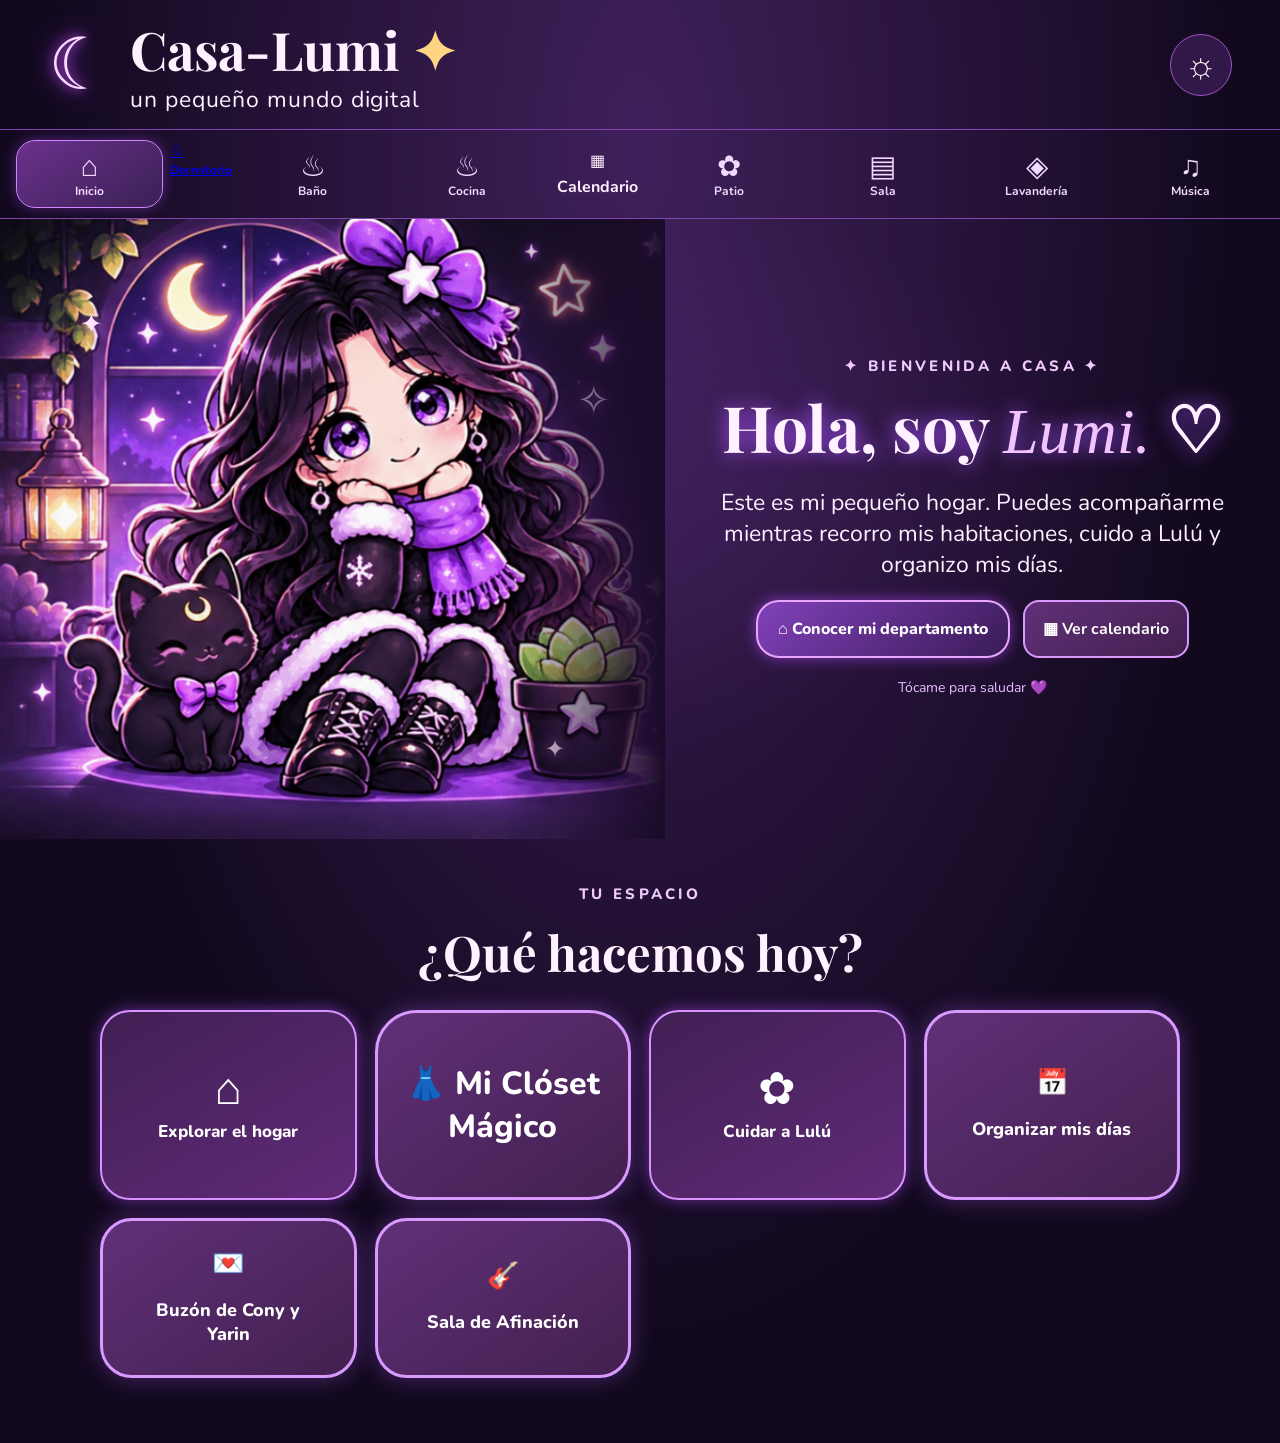
<file: index.html>
<!doctype html>
<html lang="es">
<head>
  <meta charset="utf-8">
  <meta name="viewport" content="width=device-width,initial-scale=1">
  <meta name="theme-color" content="#160b25">
  
<title>Casa-Lumi 2D 💜</title>

<!-- CONFIGURACIÓN ANDROID -->
<link rel="manifest" href="manifest.webmanifest">
<link rel="icon" type="image/png" href="assets/icon-192(1).png">
<link rel="apple-touch-icon" href="assets/icon-192(1).png">

<link rel="stylesheet" href="styles.css?v=4">
  

  
  <script src="app.js?v=4" defer></script>

  <style>
    /* =====================================
       CASA-LUMI 💜
       BOTONES Y ENLACES ESPECIALES
       ===================================== */

    .tarjetas > a.boton-buzon,
    .tarjetas > a.boton-afinacion,
    .tarjetas > a.boton-calendario {
      display: flex;
      flex-direction: column;
      align-items: center;
      justify-content: center;
      gap: 12px;
      min-height: 160px;
      padding: 22px;
      border: 3px solid #d99aff;
      border-radius: 32px;
      background: linear-gradient(145deg, #613078, #42204f);
      color: #fff;
      font: inherit;
      font-size: 26px;
      font-weight: 800;
      text-decoration: none;
      text-align: center;
      box-shadow: 0 0 22px rgba(190, 99, 255, 0.35);
      transition: transform 0.2s ease, box-shadow 0.2s ease;
      cursor: pointer;
    }

    .tarjetas > a.boton-buzon:hover,
    .tarjetas > a.boton-afinacion:hover,
    .tarjetas > a.boton-calendario:hover {
      transform: translateY(-3px);
      box-shadow: 0 0 28px rgba(190, 99, 255, 0.55);
    }

    .tarjetas > a.boton-buzon span,
    .tarjetas > a.boton-afinacion span,
    .tarjetas > a.boton-calendario span {
      font-size: 18px;
    }

    /* =====================================
       CALENDARIO EN EL MENÚ PRINCIPAL
       ===================================== */

    .menu > a.boton-calendario-menu {
      display: inline-flex;
      flex-direction: column;
      align-items: center;
      justify-content: center;
      gap: 4px;
      padding: 10px;
      border-radius: 12px;
      color: inherit;
      text-decoration: none;
      font: inherit;
      cursor: pointer;
    }

    .menu > a.boton-calendario-menu small {
      font-size: inherit;
    }

    /* =====================================
       CALENDARIO EN LA PRESENTACIÓN
       ===================================== */

    .acciones > a.boton-calendario-inicio {
      display: inline-flex;
      align-items: center;
      justify-content: center;
      padding: 12px 18px;
      border: 2px solid #d99aff;
      border-radius: 16px;
      background: linear-gradient(145deg, #613078, #42204f);
      color: #fff;
      text-decoration: none;
      font: inherit;
      font-weight: bold;
      cursor: pointer;
    }

    .acciones > a.boton-calendario-inicio:hover {
      filter: brightness(1.15);
    }

    /* =====================================
       ACCESIBILIDAD
       ===================================== */

    a.boton-buzon:focus-visible,
    a.boton-afinacion:focus-visible,
    a.boton-calendario:focus-visible,
    a.boton-calendario-menu:focus-visible,
    a.boton-calendario-inicio:focus-visible {
      outline: 3px solid #f1d4ff;
      outline-offset: 4px;
    }

    @media (prefers-reduced-motion: reduce) {
      .tarjetas > a.boton-buzon,
      .tarjetas > a.boton-afinacion,
      .tarjetas > a.boton-calendario {
        transition: none;
      }
    }
  </style>
</head>

<body>

  <!-- =====================================
       CABECERA PRINCIPAL
       ===================================== -->

  <header class="cabecera">

    <div class="marca">

      <span class="luna">☾</span>

      <div>
        <h1>Casa-Lumi <span>✦</span></h1>
        <p>un pequeño mundo digital</p>
      </div>

    </div>

    <button
      id="luz"
      class="luz"
      type="button"
      aria-label="Cambiar iluminación"
    >
      ☼
    </button>

  </header>

  <!-- =====================================
       NAVEGACIÓN PRINCIPAL
       ===================================== -->

  <nav class="menu" aria-label="Navegación">

    <button
      class="activo"
      type="button"
      data-seccion="inicio"
    >
      ⌂ <small>Inicio</small>
    </button>

    
<a href="dormitorio/index.html" class="boton-dormitorio">
  ♧ <small>Dormitorio</small>
</a>
    

    <button type="button" data-seccion="bano">
      ♨ <small>Baño</small>
    </button>

    <button type="button" data-seccion="cocina">
      ♨ <small>Cocina</small>
    </button>

    <!-- CALENDARIO: ENLACE DIRECTO -->

    <a
      href="calendario/index.html"
      class="boton-calendario-menu"
    >
      ▦ <small>Calendario</small>
    </a>

    <button type="button" data-seccion="patio">
      ✿ <small>Patio</small>
    </button>

    <button type="button" onclick="window.location.href='sala.html'">
  ▤ <small>Sala</small>
</button>
    

    <button type="button" data-seccion="lavanderia">
      ◈ <small>Lavandería</small>
    </button>

    <button type="button" data-seccion="musica">
      ♫ <small>Música</small>
    </button>

  </nav>

  <main>

    <!-- =====================================
         PANTALLA DE INICIO
         ===================================== -->

    <section
      id="inicio"
      class="pantalla visible"
    >

      <div class="hero">

        <!-- PERSONAJE OFICIAL DE LUMI -->

        <div class="arte">

          <img
            src="assets/lumi-referencia.png"
            alt="Lumi junto a su gatito y Lulú"
            class="lumi"
            id="lumi"
          >

          <span class="estrella e1" aria-hidden="true">✦</span>
          <span class="estrella e2" aria-hidden="true">✧</span>
          <span class="estrella e3" aria-hidden="true">✦</span>

        </div>

        <!-- PRESENTACIÓN -->

        <div class="presentacion">

          <p class="eyebrow">
            ✦ BIENVENIDA A CASA ✦
          </p>

          <h2>
            Hola, soy <em>Lumi.</em> ♡
          </h2>

          <p>
            Este es mi pequeño hogar.
            Puedes acompañarme mientras recorro
            mis habitaciones, cuido a Lulú
            y organizo mis días.
          </p>

          <div class="acciones">

            <button
              type="button"
              data-ir="sala"
            >
              ⌂ Conocer mi departamento
            </button>

            <!-- ACCESO DIRECTO AL CALENDARIO -->

            <a
              href="calendario/index.html"
              class="boton-calendario-inicio"
            >
              ▦ Ver calendario
            </a>

          </div>

          <p
            id="saludo"
            aria-live="polite"
            class="mensaje"
          >
            Tócame para saludar 💜
          </p>

        </div>

      </div>

      <!-- =====================================
           ACTIVIDADES DE CASA-LUMI
           ===================================== -->

      <div class="actividades">

        <p class="eyebrow">
          TU ESPACIO
        </p>

        <h2>
          ¿Qué hacemos hoy?
        </h2>

        <div class="tarjetas">

          <!-- EXPLORAR EL HOGAR -->

          <button
            type="button"
            data-ir="sala"
          >
            ⌂ <span>Explorar el hogar</span>
          </button>

          <!-- CLÓSET MÁGICO -->

          <a
            href="dressingroom/vestidor.html"
            class="boton-closet"
          >
            👗 Mi Clóset Mágico
          </a>

          <!-- PATIO DE LULÚ -->

          <button
            type="button"
            data-ir="patio"
          >
            ✿ <span>Cuidar a Lulú</span>
          </button>

          <!-- CALENDARIO MÁGICO -->

          <a
            href="calendario/index.html"
            class="boton-calendario"
          >
            📅
            <span>Organizar mis días</span>
          </a>

          <!-- BUZÓN MÁGICO -->

          <a
            href="buzon/index.html"
            class="boton-buzon"
          >
            💌
            <span>Buzón de Cony y Yarin</span>
          </a>

          <!-- SALA DE AFINACIÓN -->

          <a
            href="afinacion/index.html"
            class="boton-afinacion"
          >
            🎸
            <span>Sala de Afinación</span>
          </a>

        </div>

      </div>

    </section>

    <!-- =====================================
         HABITACIONES DE CASA-LUMI
         ===================================== -->

    <section
      id="habitacion"
      class="pantalla habitacion"
    >

      <div class="habitacion-panel">

        <p class="eyebrow">
          CASA-LUMI 2D
        </p>

        <h2 id="titulo-habitacion"></h2>

        <p id="detalle-habitacion"></p>

        <p class="aviso">
          Esta habitación se construirá
          en la siguiente fase.
          La portada y su navegación
          ya funcionan.
        </p>

        <button
          type="button"
          data-ir="inicio"
        >
          ☾ Volver al inicio
        </button>

      </div>

    </section>

  </main>

</body>
</html>
<!-- CASA-LUMI: SERVICE WORKER ANDROID -->
<script>
  if ("serviceWorker" in navigator) {
    window.addEventListener("load", () => {
      navigator.serviceWorker
        .register("./sw.js")
        .catch(error => {
          console.error("Error al registrar SW:", error);
        });
    });
  }
</script>
</file>
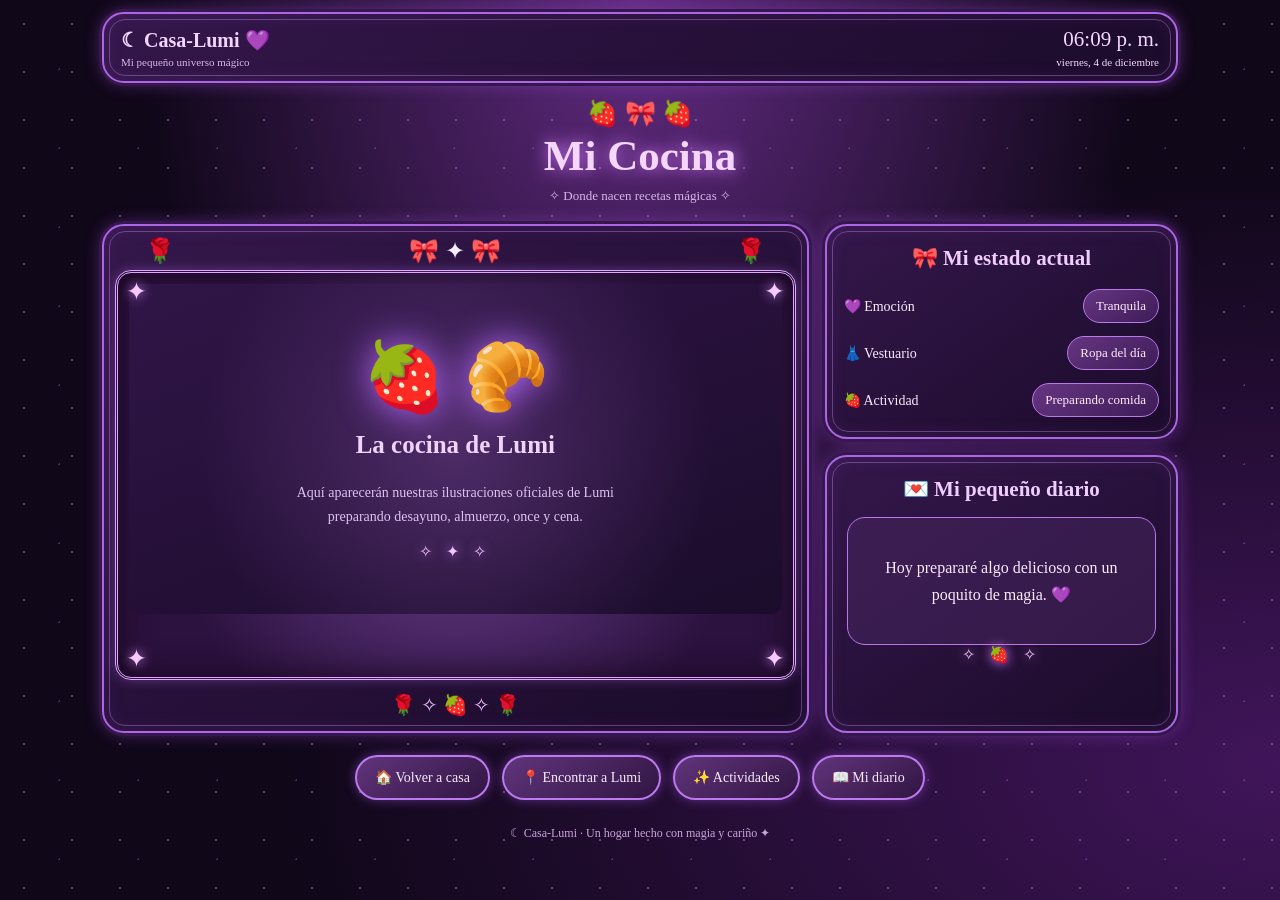
<file: cocina/index.html>
<!DOCTYPE html>
<html lang="es">
<head>
<meta charset="UTF-8">
<meta name="viewport" content="width=device-width,initial-scale=1">
<meta name="theme-color" content="#160b25">
<title>Mi Cocina | Casa-Lumi</title>

<style>
:root{
  --fondo:#100719;
  --oscuro:#1d0c2b;
  --panel:#2c123f;
  --violeta:#b96aff;
  --rosa:#f1b8ff;
  --texto:#f9eaff;
}

*{box-sizing:border-box}
html{scroll-behavior:smooth}

body{
  margin:0;
  min-height:100vh;
  color:var(--texto);
  font-family:Georgia,serif;
  background:
    radial-gradient(ellipse at 50% 0%,#622b82 0%,transparent 55%),
    radial-gradient(ellipse at 100% 85%,#40155a,transparent 55%),
    var(--fondo);
}

body::before{
  content:"";
  position:fixed;
  inset:0;
  pointer-events:none;
  opacity:.35;
  background-image:
    radial-gradient(#e7b4ff 1px,transparent 1px),
    radial-gradient(#b66aff 1px,transparent 1px);
  background-size:48px 48px,79px 79px;
  background-position:0 0,20px 30px;
}

.casa{
  position:relative;
  width:min(1100px,100%);
  margin:auto;
  padding:12px;
}

.marco{
  position:relative;
  isolation:isolate;
  border:2px solid #ad66e3;
  border-radius:22px;
  background:linear-gradient(145deg,#34174b,#1b0b2a);
  box-shadow:
    0 0 0 3px #36174d,
    0 0 17px #ad56ef70,
    inset 0 0 20px #a54edc25;
}

.marco::before{
  content:"";
  position:absolute;
  inset:5px;
  border:1px solid #df9eff55;
  border-radius:16px;
  pointer-events:none;
}

.adorno{
  color:#f0c7ff;
  text-shadow:0 0 12px #d17aff;
  text-align:center;
  letter-spacing:5px;
}

.cabecera{
  display:flex;
  align-items:center;
  justify-content:space-between;
  gap:10px;
  padding:13px 17px;
  margin-bottom:14px;
}

.marca{
  font-size:20px;
  font-weight:bold;
  color:#f4d5ff;
}

.marca small{
  display:block;
  margin-top:4px;
  font-size:11px;
  font-weight:normal;
  color:#dcb5ef;
}

.reloj{
  text-align:right;
  font-size:21px;
  color:#f5d8ff;
}

.reloj small{
  display:block;
  font-size:11px;
  margin-top:4px;
}

.titulo{
  text-align:center;
  margin:16px 0 20px;
}

.titulo .corona{
  font-size:25px;
  margin-bottom:3px;
}

.titulo h1{
  margin:0;
  font-size:clamp(29px,6vw,43px);
  color:#f4d6ff;
  text-shadow:0 0 17px #d27aff;
}

.titulo p{
  margin:8px 0 0;
  font-size:13px;
  color:#d8b5eb;
}

.contenido{
  display:grid;
  grid-template-columns:minmax(0,2fr) minmax(240px,1fr);
  gap:16px;
}

.escenario{padding:11px}

.marco-escena{
  position:relative;
  min-height:410px;
  padding:11px;
  border:3px double #e0a5ff;
  border-radius:16px;
  background:
    radial-gradient(circle at center,#704193,#2c123f 75%);
  box-shadow:
    inset 0 0 35px #17051d,
    0 0 12px #c47aff55;
}

.esquinas{
  position:absolute;
  inset:0;
  pointer-events:none;
}

.esquinas span{
  position:absolute;
  font-size:25px;
  color:#f5caff;
  text-shadow:0 0 12px #d78bff;
}

.esquinas span:nth-child(1){top:4px;left:8px}
.esquinas span:nth-child(2){top:4px;right:8px}
.esquinas span:nth-child(3){bottom:4px;left:8px}
.esquinas span:nth-child(4){bottom:4px;right:8px}

.lazos{
  display:flex;
  justify-content:space-between;
  align-items:center;
  padding:0 30px;
  margin-bottom:5px;
  font-size:24px;
}

.escena-interior{
  display:flex;
  flex-direction:column;
  justify-content:center;
  align-items:center;
  min-height:330px;
  padding:20px;
  text-align:center;
  border-radius:12px;
  background:
    radial-gradient(circle at center,#8b54ad65,transparent 70%),
    linear-gradient(160deg,#301547,#1b0c2b);
}

.escena-interior .icono{
  font-size:68px;
  filter:drop-shadow(0 0 18px #b86aff);
}

.escena-interior h2{
  font-size:25px;
  color:#f2d4ff;
  margin:14px 0 8px;
}

.escena-interior p{
  font-size:14px;
  line-height:1.7;
  color:#dfc1f1;
  max-width:330px;
}

.pie-escena{
  text-align:center;
  padding:13px 0 3px;
  font-size:20px;
  color:#edbfff;
}

.lateral{
  display:flex;
  flex-direction:column;
  gap:16px;
}

.panel{padding:20px 17px}

.panel h2{
  margin:0 0 18px;
  text-align:center;
  font-size:21px;
  color:#f0ccff;
}

.estado{
  display:flex;
  flex-direction:column;
  gap:13px;
}

.estado-fila{
  display:flex;
  justify-content:space-between;
  align-items:center;
  gap:8px;
  font-size:14px;
}

.valor{
  padding:8px 12px;
  border:1px solid #b779eb;
  border-radius:20px;
  background:linear-gradient(145deg,#663582,#3e1c57);
  color:#ffeaff;
  text-align:center;
  font-size:13px;
}

.diario{
  padding:20px;
  flex:1;
  text-align:center;
}

.diario h2{
  margin:0 0 15px;
  color:#f0ccff;
  font-size:21px;
}

.burbuja{
  padding:20px 14px;
  border:1px solid #b977eb;
  border-radius:18px;
  background:#4c286477;
  line-height:1.7;
  font-size:16px;
}

.navegacion{
  display:flex;
  flex-wrap:wrap;
  justify-content:center;
  gap:12px;
  margin:22px 0 14px;
}

.boton{
  display:inline-flex;
  align-items:center;
  justify-content:center;
  gap:7px;
  min-height:45px;
  padding:11px 18px;
  border:2px solid #bd79ef;
  border-radius:28px;
  background:linear-gradient(145deg,#61347c,#311542);
  color:#f9eaff;
  text-decoration:none;
  font:inherit;
  font-size:14px;
  box-shadow:0 0 12px #b96aff66;
  cursor:pointer;
}

.boton:hover{
  background:#78469b;
  box-shadow:0 0 19px #ca80ff;
}

.pie{
  padding:12px;
  text-align:center;
  color:#cba4dd;
  font-size:12px;
}

@media(max-width:760px){
  .casa{padding:10px}
  .cabecera{padding:12px}
  .marca{font-size:17px}
  .reloj{font-size:18px}

  .contenido{
    grid-template-columns:1fr;
    gap:14px;
  }

  .titulo{margin:15px 0}
  .escenario{padding:8px}

  .marco-escena{
    min-height:330px;
    padding:8px;
  }

  .escena-interior{
    min-height:270px;
    padding:15px;
  }

  .escena-interior .icono{font-size:54px}
  .lateral{display:grid;grid-template-columns:1fr}
  .panel{padding:16px}

  .navegacion{
    display:grid;
    grid-template-columns:1fr 1fr;
    gap:9px;
  }

  .boton{
    font-size:12px;
    padding:10px 7px;
  }
}

@media(prefers-reduced-motion:no-preference){
  .titulo .corona{
    animation:flotar 4s ease-in-out infinite;
  }

  @keyframes flotar{
    0%,100%{transform:translateY(0)}
    50%{transform:translateY(-5px)}
  }
}
</style>
</head>

<body>
<div class="casa">

  <!-- ENCABEZADO -->
  <header class="cabecera marco">
    <div class="marca">
      ☾ Casa-Lumi 💜
      <small>Mi pequeño universo mágico</small>
    </div>

    <div class="reloj">
      <div id="hora">--:--</div>
      <small id="fecha">Cargando...</small>
    </div>
  </header>

  <!-- TÍTULO -->
  <div class="titulo">
    <div class="corona">🍓 🎀 🍓</div>
    <h1>Mi Cocina</h1>
    <p>✧ Donde nacen recetas mágicas ✧</p>
  </div>

  <!-- ESCENARIO Y ESTADO -->
  <main class="contenido">

    <section class="escenario marco">

      <div class="lazos">
        <span>🌹</span>
        <span>🎀 ✦ 🎀</span>
        <span>🌹</span>
      </div>

      <div class="marco-escena">

        <div class="esquinas">
          <span>✦</span>
          <span>✦</span>
          <span>✦</span>
          <span>✦</span>
        </div>

        <div class="escena-interior" id="escenario">

          <div class="icono">🍓 🥐</div>

          <h2>La cocina de Lumi</h2>

          <p>
            Aquí aparecerán nuestras ilustraciones
            oficiales de Lumi preparando desayuno,
            almuerzo, once y cena.
          </p>

          <div class="adorno">✧ ✦ ✧</div>

        </div>
      </div>

      <div class="pie-escena">
        🌹 ✧ 🍓 ✧ 🌹
      </div>

    </section>

    <aside class="lateral">

      <section class="panel marco">
        <h2>🎀 Mi estado actual</h2>

        <div class="estado">

          <div class="estado-fila">
            <span>💜 Emoción</span>
            <span class="valor" id="emocion">
              Tranquila
            </span>
          </div>

          <div class="estado-fila">
            <span>👗 Vestuario</span>
            <span class="valor" id="vestuario">
              Ropa del día
            </span>
          </div>

          <div class="estado-fila">
            <span>🍓 Actividad</span>
            <span class="valor" id="actividad">
              Preparando comida
            </span>
          </div>

        </div>
      </section>

      <section class="diario marco" id="diario-panel">
        <h2>💌 Mi pequeño diario</h2>

        <div class="burbuja">
          <p id="mensaje-lumi">
            Hoy prepararé algo delicioso
            con un poquito de magia. 💜
          </p>
        </div>

        <div class="adorno">✧ 🍓 ✧</div>
      </section>

    </aside>

  </main>

  <!-- NAVEGACIÓN -->
  <nav class="navegacion">

    <a class="boton" href="../index.html">
      🏠 Volver a casa
    </a>

    <button class="boton" id="encontrar" type="button">
      📍 Encontrar a Lumi
    </button>

    <button class="boton" id="actividades" type="button">
      ✨ Actividades
    </button>

    <button class="boton" id="diario" type="button">
      📖 Mi diario
    </button>

  </nav>

  <footer class="pie">
    ☾ Casa-Lumi · Un hogar hecho con magia y cariño ✦
  </footer>

</div>

<script>
"use strict";

// RELOJ
function actualizarReloj(){
  const ahora=new Date();

  document.getElementById("hora").textContent=
    ahora.toLocaleTimeString("es-CL",{
      hour:"2-digit",
      minute:"2-digit"
    });

  document.getElementById("fecha").textContent=
    ahora.toLocaleDateString("es-CL",{
      weekday:"long",
      day:"numeric",
      month:"long"
    });
}

actualizarReloj();
setInterval(actualizarReloj,30000);

// ENCONTRAR A LUMI
document.getElementById("encontrar")
.addEventListener("click",()=>{
  document.getElementById("escenario")
    .scrollIntoView({
      behavior:"smooth",
      block:"center"
    });

  alert(
    "Esta es la cocina. Más adelante conectaremos la ubicación autónoma de Lumi."
  );
});

// ACTIVIDADES
document.getElementById("actividades")
.addEventListener("click",()=>{
  alert(
    "Próximamente: actividades automáticas de desayuno, almuerzo, once y cena."
  );
});

// DIARIO
document.getElementById("diario")
.addEventListener("click",()=>{
  document.getElementById("diario-panel")
    .scrollIntoView({
      behavior:"smooth",
      block:"center"
    });
});
</script>

</body>
</html>
</file>
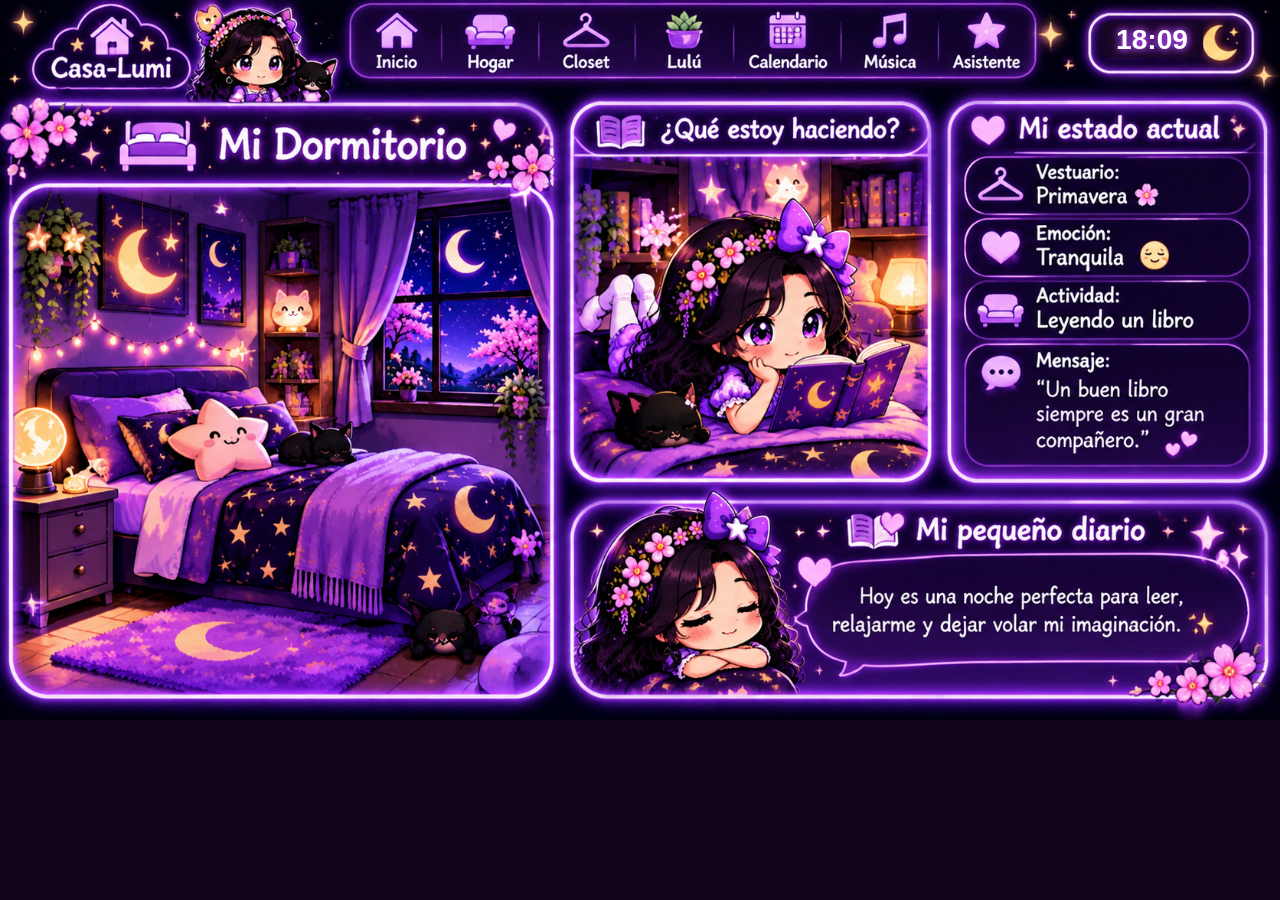
<file: dormitorio/index.html>
<!doctype html>
<html lang="es">
<head>
<meta charset="UTF-8">
<meta name="viewport"
      content="width=device-width, initial-scale=1">
<meta name="theme-color" content="#160b25">

<title>Mi Dormitorio | Casa-Lumi</title>

<style>
* {
  box-sizing: border-box;
}

body {
  margin: 0;
  background: #10051c;
  color: white;
  font-family: Arial, sans-serif;
}

/* Escenario oficial */
.escenario {
  position: relative;
  width: 100%;
  max-width: 1536px;
  margin: 0 auto;
  overflow: hidden;
}

.fondo {
  display: block;
  width: 100%;
  height: auto;
}

/* Navegación sobre la ilustración */
.boton {
  position: absolute;
  top: 1%;
  height: 10%;
  z-index: 5;
  cursor: pointer;
  border-radius: 12px;
  -webkit-tap-highlight-color: transparent;
}

.boton:focus-visible {
  outline: 3px solid white;
  outline-offset: 2px;
}

.inicio {
  left: 27%;
  width: 7%;
}

.hogar {
  left: 35%;
  width: 7%;
}

.closet {
  left: 43%;
  width: 7%;
}

.lulu {
  left: 51%;
  width: 7%;
}

.calendario {
  left: 59%;
  width: 7%;
}

.musica {
  left: 67%;
  width: 7%;
}

.asistente {
  left: 75%;
  width: 7%;
}

/* Reloj automático */
.reloj {
  position: absolute;
  top: 3%;
  left: 86%;
  width: 8%;
  z-index: 6;
  color: white;
  text-align: center;
  font-size: clamp(8px, 2.2vw, 34px);
  font-weight: bold;
  text-shadow:
    0 0 6px #b64aff,
    0 0 12px #b64aff;
  background: #180626;
  border-radius: 8px;
  padding: 2px;
}

/* Mensaje si falta la imagen */
.error-imagen {
  display: none;
  padding: 30px 15px;
  text-align: center;
}

.error-imagen a {
  color: #e9c4ff;
}

/* Adaptación para celular */
@media (max-width: 600px) {
  .escenario {
    width: 100%;
  }

  .boton {
    top: 1%;
    height: 11%;
  }

  .reloj {
    font-size: clamp(7px, 2.2vw, 15px);
    padding: 0;
  }
}
</style>
</head>

<body>

<main class="escenario">

  <!-- Imagen oficial del dormitorio -->
  <img
    class="fondo"
    src="dormitorio-casa-lumi.png"
    alt="Dormitorio mágico de Lumi"
    onerror="this.style.display='none';
      document.getElementById('error-imagen')
      .style.display='block';"
  >

  <div class="error-imagen" id="error-imagen">
    <p>No se pudo cargar la imagen del dormitorio.</p>
    <a href="../index.html">Volver al Inicio</a>
  </div>

  <!-- Botones del diseño -->
  <a class="boton inicio"
     href="../index.html"
     aria-label="Inicio"></a>

  <a class="boton hogar"
     href="../index.html"
     aria-label="Hogar"></a>

  <a class="boton closet"
     href="../dressingroom/vestidor.html"
     aria-label="Clóset"></a>

  <a class="boton lulu"
     href="../index.html"
     aria-label="Lulú"></a>

  <a class="boton calendario"
     href="../calendario/index.html"
     aria-label="Calendario"></a>

  <a class="boton musica"
     href="../index.html"
     aria-label="Música"></a>

  <a class="boton asistente"
     href="../index.html"
     aria-label="Asistente"></a>

  <!-- Reloj -->
  <div class="reloj"
       id="reloj"
       aria-label="Hora actual">
    00:00
  </div>

</main>

<script>
"use strict";

function actualizarReloj() {
  const reloj = document.getElementById("reloj");
  if (!reloj) return;

  reloj.textContent = new Date().toLocaleTimeString(
    "es-CL",
    {
      hour: "2-digit",
      minute: "2-digit",
      hour12: false
    }
  );
}

actualizarReloj();
setInterval(actualizarReloj, 30000);
</script>

</body>
</html>
</file>
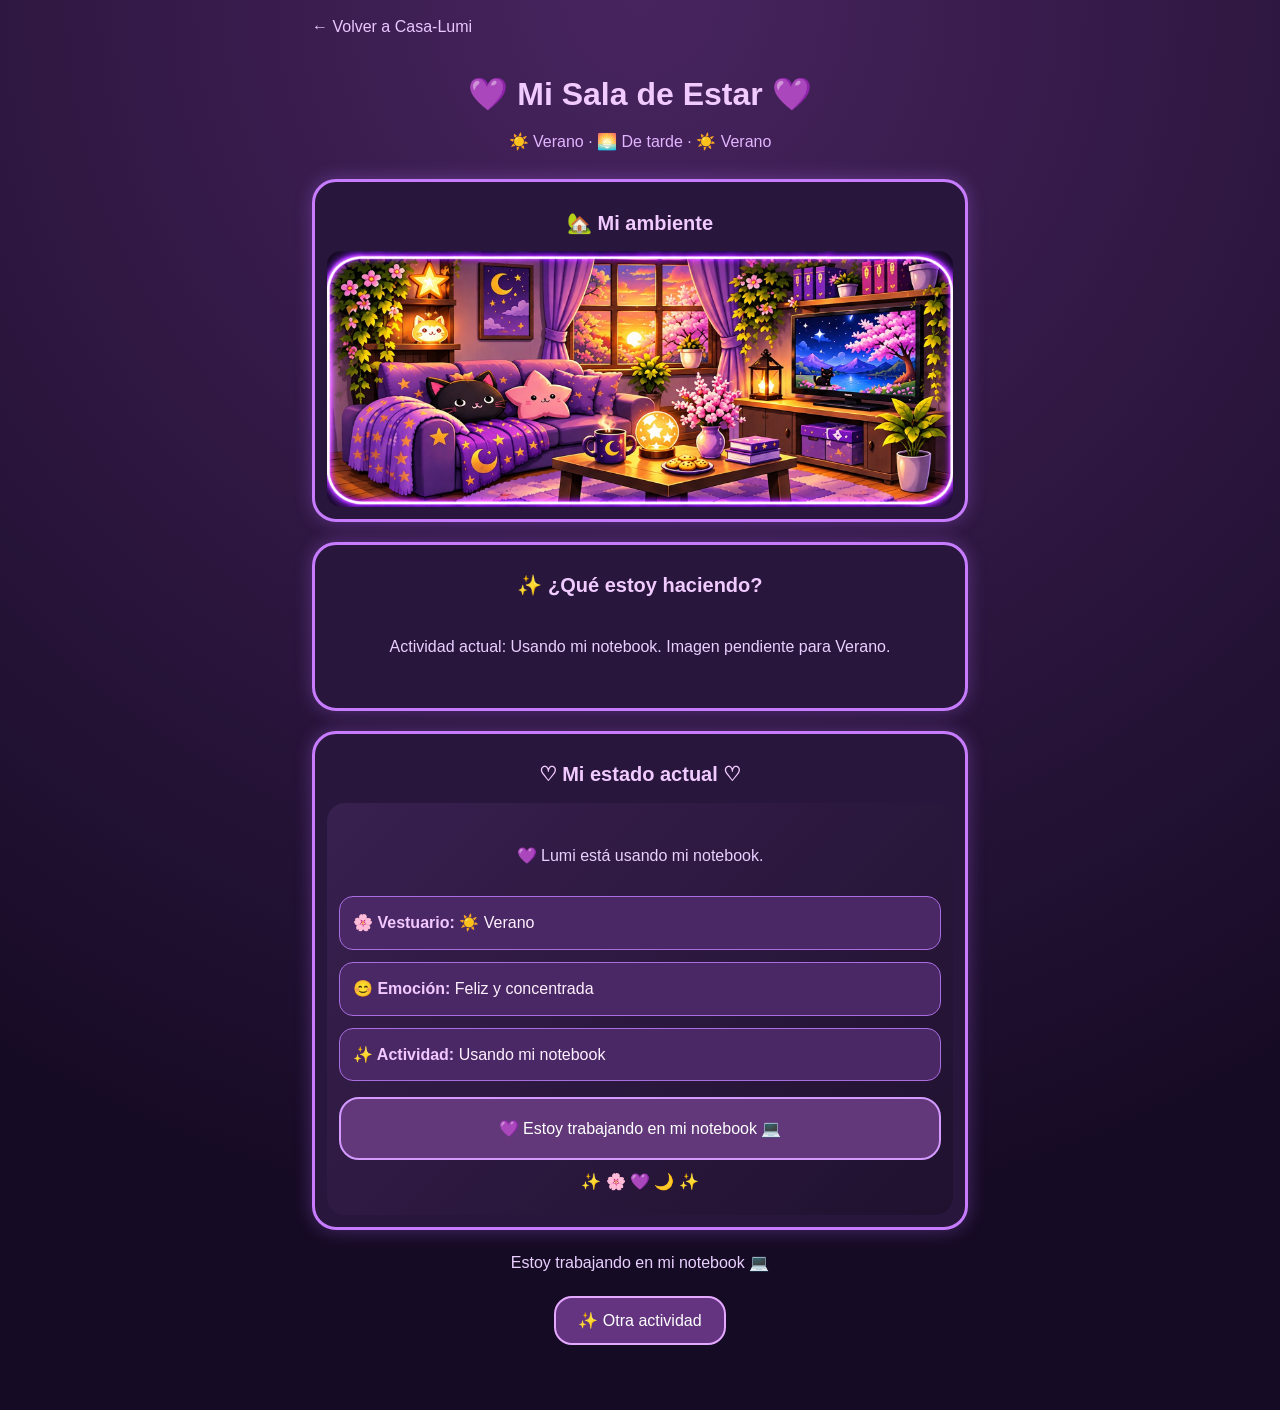
<file: sala.html>
<!doctype html>
<html lang="es">
<head>
<meta charset="utf-8">
<meta name="viewport" content="width=device-width, initial-scale=1">
<meta name="theme-color" content="#160b25">

<title>Mi Sala de Estar | Casa-Lumi</title>

<style>
*{
 box-sizing:border-box;
}

body{
 margin:0;
 min-height:100vh;
 background:radial-gradient(
  circle at top,
  #48245f,
  #160b25 80%
 );
 color:#fff0ff;
 font-family:Arial,sans-serif;
}

main{
 max-width:680px;
 margin:auto;
 padding:18px 12px 45px;
}

.volver{
 display:inline-block;
 color:#eac7ff;
 text-decoration:none;
 margin-bottom:18px;
}

h1,h2,.subtitulo{
 text-align:center;
}

h1{
 color:#f1caff;
 margin-bottom:8px;
}

.subtitulo{
 color:#e2b5ff;
 margin-bottom:24px;
 line-height:1.6;
}

.casilla{
 background:#29163d;
 border:3px solid #c77cff;
 border-radius:24px;
 padding:12px;
 margin-bottom:20px;
 box-shadow:0 0 18px #b76cff55;
}

.casilla h2{
 font-size:20px;
 color:#f1caff;
}

.casilla img{
 display:block;
 width:100%;
 height:auto;
 border-radius:14px;
}

.oculto{
 display:none!important;
}

.aviso{
 text-align:center;
 line-height:1.6;
 padding:20px;
 color:#ead0ff;
}

#mensaje{
 text-align:center;
 line-height:1.6;
 color:#ead0ff;
}

button{
 display:block;
 margin:20px auto;
 padding:13px 22px;
 border:2px solid #e4a9ff;
 border-radius:18px;
 background:#643481;
 color:white;
 font-size:16px;
 cursor:pointer;
}

button:disabled{
 opacity:.5;
 cursor:not-allowed;
}

/* TERCER CUADRO */

.estado-contenido{
 padding:12px;
 border-radius:18px;
 background:linear-gradient(
  135deg,
  #38204f,
  #20112f
 );
}

.estado-datos{
 display:grid;
 gap:12px;
}

.estado-linea{
 background:#4a2865;
 border:1px solid #a96de0;
 border-radius:14px;
 padding:13px;
 line-height:1.6;
}

.estado-linea strong{
 color:#f2c8ff;
}

.estado-mensaje{
 margin-top:16px;
 padding:16px;
 text-align:center;
 line-height:1.7;
 background:#62387b;
 border:2px solid #d49aff;
 border-radius:20px;
 color:white;
}

.estado-decoracion{
 text-align:center;
 color:#d9aaff;
 padding:12px;
}

.estado-retrato{
 margin-bottom:14px;
}

.estado-retrato img{
 max-width:100%;
}

.estado-retrato .aviso{
 padding:12px;
}

@media(min-width:480px){
 .estado-datos{
  grid-template-columns:1fr;
 }
}
</style>
</head>

<body>

<main>

<a class="volver" href="index.html">
← Volver a Casa-Lumi
</a>

<h1>💜 Mi Sala de Estar 💜</h1>

<p class="subtitulo" id="temporada">
Preparando mi sala...
</p>

<!-- CUADRO 1 -->

<section class="casilla">

<h2>🏡 Mi ambiente</h2>

<img
 id="ambiente"
 class="oculto"
 alt="Sala de estar"
>

<p
 class="aviso oculto"
 id="aviso-ambiente">
</p>

</section>

<!-- CUADRO 2 -->

<section class="casilla">

<h2>✨ ¿Qué estoy haciendo?</h2>

<img
 id="actividad"
 class="oculto"
 alt="Actividad de Lumi"
>

<p
 class="aviso oculto"
 id="aviso-actividad">
</p>

</section>

<!-- CUADRO 3 -->

<section class="casilla">

<h2>♡ Mi estado actual ♡</h2>

<div class="estado-contenido">

<div class="estado-retrato">

<img
 id="estado"
 class="oculto"
 alt="Estado actual de Lumi"
>

<p
 class="aviso oculto"
 id="aviso-estado">
</p>

</div>

<div class="estado-datos">

<div class="estado-linea">
<strong>🌸 Vestuario:</strong>
<span id="vestuario-actual">
Preparando ropa...
</span>
</div>

<div class="estado-linea">
<strong>😊 Emoción:</strong>
<span id="emocion-actual">
Tranquila
</span>
</div>

<div class="estado-linea">
<strong>✨ Actividad:</strong>
<span id="actividad-actual">
Preparando actividad...
</span>
</div>

</div>

<div class="estado-mensaje"
 id="mensaje-estado">
 💜 Bienvenida a mi sala.
</div>

<div class="estado-decoracion">
 ✨ 🌸 💜 🌙 ✨
</div>

</div>

</section>

<p id="mensaje" aria-live="polite"></p>

<button id="otra-actividad" type="button">
✨ Otra actividad
</button>

</main>

<script>
"use strict";

/* =====================================
   CASA-LUMI
   SALA DE ESTAR AUTOMÁTICA
   ===================================== */

const BASE="assets/";

/* =====================================
   HORARIOS
   ===================================== */

const HORARIOS={
 dia:{
  inicio:6,
  fin:12,
  nombre:"☀️ De día"
 },
 tarde:{
  inicio:12,
  fin:20,
  nombre:"🌅 De tarde"
 },
 noche:{
  inicio:20,
  fin:6,
  nombre:"🌙 De noche"
 }
};

/* =====================================
   LOS 10 VESTUARIOS OFICIALES
   ===================================== */

const VESTUARIOS={
 primavera:{
  nombre:"Primavera",
  icono:"🌸"
 },
 verano:{
  nombre:"Verano",
  icono:"☀️"
 },
 otono:{
  nombre:"Otoño",
  icono:"🍂"
 },
 invierno:{
  nombre:"Invierno",
  icono:"❄️"
 },
 navidad:{
  nombre:"Navidad",
  icono:"🎄"
 },
 anoNuevo:{
  nombre:"Año Nuevo",
  icono:"🎆"
 },
 sanValentin:{
  nombre:"San Valentín",
  icono:"💕"
 },
 fiestasPatrias:{
  nombre:"Fiestas Patrias",
  icono:"🇨🇱"
 },
 pijamaVerano:{
  nombre:"Pijama de verano",
  icono:"🌙"
 },
 pijamaInvierno:{
  nombre:"Pijama de invierno",
  icono:"🌙"
 }
};

/* =====================================
   AMBIENTES
   ===================================== */

const AMBIENTES={
 dia:"sala-dia-sofa.png",
 tarde:"sala-tarde.png",
 noche:"sala-noche-sofa.png"
};

/* =====================================
   ACTIVIDADES POR HORARIO
   ===================================== */

const ACTIVIDADES={

 dia:[
  {
   id:"leyendo",
   nombre:"Leyendo un libro",
   emocion:"Tranquila",
   mensaje:"¡Qué linda mañana para leer! 💜",
   imagen:"sala-dia-lectura.png"
  },
  {
   id:"notebook",
   nombre:"Usando mi notebook",
   emocion:"Concentrada",
   mensaje:"Estoy organizando mis ideas ✨",
   imagen:"sala-dia-escritorio.png"
  },
  {
   id:"descansando",
   nombre:"Descansando en el sillón",
   emocion:"Relajada",
   mensaje:"Disfrutando un ratito de calma 💜",
   imagen:"sala-dia-sofa.png"
  }
 ],

 tarde:[
  {
   id:"leyendo",
   nombre:"Leyendo un libro",
   emocion:"Tranquila",
   mensaje:"Una tarde perfecta para leer 📖",
   imagen:"sala-tarde-leyendo.png"
  },
  {
   id:"once",
   nombre:"Tomando once",
   emocion:"Contenta",
   mensaje:"¡Llegó la hora de la once! ☕",
   imagen:"sala-tarde-taza.png"
  },
  {
   id:"tejiendo",
   nombre:"Tejiendo",
   emocion:"Concentrada",
   mensaje:"Estoy tejiendo algo bonito 🧶",
   imagen:"sala-tarde-tejiendo.png"
  },
  {
   id:"notebook",
   nombre:"Usando mi notebook",
   emocion:"Feliz y concentrada",
   mensaje:"Estoy trabajando en mi notebook 💻",
   imagen:"sala-tarde-notebook.png"
  },
  {
   id:"pelicula",
   nombre:"Viendo una película",
   emocion:"Feliz",
   mensaje:"Disfrutando una película 🍿",
   imagen:"sala-tarde-pelicula.png"
  }
 ],

 noche:[
  {
   id:"descansando",
   nombre:"Descansando en el sillón",
   emocion:"Relajada",
   mensaje:"Qué agradable está la noche 🌙",
   imagen:"sala-noche-sofa.png"
  },
  {
   id:"leyendo",
   nombre:"Leyendo un libro",
   emocion:"Tranquila",
   mensaje:"Un capítulo más antes de descansar 📖",
   imagen:"sala-noche-lectura.png"
  },
  {
   id:"pelicula",
   nombre:"Viendo una película",
   emocion:"Contenta",
   mensaje:"Una película para terminar el día 💜",
   imagen:null
  }
 ]
};

/* =====================================
   IMÁGENES DE OTROS VESTUARIOS

   Cuando se suban, registrar aquí
   sus nombres exactos.

   No se utilizará una imagen con
   ropa incorrecta.
   ===================================== */

const IMAGENES_VESTUARIO={
 primavera:{
  tarde:{
   leyendo:"sala-tarde-leyendo.png",
   once:"sala-tarde-taza.png",
   tejiendo:"sala-tarde-tejiendo.png",
   notebook:"sala-tarde-notebook.png",
   pelicula:"sala-tarde-pelicula.png"
  }
 },

 verano:{},
 otono:{},
 invierno:{},
 navidad:{},
 anoNuevo:{},
 sanValentin:{},
 fiestasPatrias:{},
 pijamaVerano:{},
 pijamaInvierno:{}
};

/* =====================================
   ESTADO INTERNO
   ===================================== */

let escenaActual=null;
let periodoActual="";
let temporadaActual="";
let vestuarioActual="";

let ultimoCambio=Date.now();

const MINUTOS_CAMBIO=15;

/* =====================================
   DETECTAR TEMPORADA EN CHILE
   ===================================== */

function obtenerTemporada(fecha){

 const mes=fecha.getMonth()+1;

 if(mes===12||mes<=2){
  return "verano";
 }

 if(mes>=3&&mes<=5){
  return "otono";
 }

 if(mes>=6&&mes<=8){
  return "invierno";
 }

 return "primavera";
}

/* =====================================
   DETECTAR HORARIO
   ===================================== */

function obtenerPeriodo(fecha){

 const hora=fecha.getHours();

 if(hora>=6&&hora<12){
  return "dia";
 }

 if(hora>=12&&hora<20){
  return "tarde";
 }

 return "noche";
}

/* =====================================
   SELECCIÓN AUTOMÁTICA DE ROPA
   ===================================== */

function obtenerVestuario(fecha){

 const dia=fecha.getDate();
 const mes=fecha.getMonth()+1;

 const temporada=obtenerTemporada(fecha);
 const periodo=obtenerPeriodo(fecha);

 // Celebraciones especiales

 if(mes===12&&dia===25){
  return "navidad";
 }

 if(
  (mes===12&&dia===31)||
  (mes===1&&dia===1)
 ){
  return "anoNuevo";
 }

 if(mes===2&&dia===14){
  return "sanValentin";
 }

 if(mes===9&&dia>=18&&dia<=19){
  return "fiestasPatrias";
 }

 // Pijamas nocturnos

 if(periodo==="noche"){

  if(
   temporada==="verano"||
   temporada==="primavera"
  ){
   return "pijamaVerano";
  }

  return "pijamaInvierno";
 }

 // Ropa por estación

 return temporada;
}

/* =====================================
   MOSTRAR IMÁGENES
   ===================================== */

function mostrarImagen(id,archivo,avisoTexto){

 const imagen=document.getElementById(id);
 const aviso=document.getElementById(
  "aviso-"+id
 );

 imagen.onload=null;
 imagen.onerror=null;

 imagen.classList.add("oculto");

 if(!archivo){

  imagen.removeAttribute("src");

  aviso.textContent=avisoTexto;
  aviso.classList.remove("oculto");

  return;
 }

 aviso.classList.add("oculto");

 imagen.onload=()=>{

  imagen.classList.remove("oculto");
  aviso.classList.add("oculto");

 };

 imagen.onerror=()=>{

  imagen.classList.add("oculto");

  aviso.textContent=
   "Imagen pendiente: "+archivo;

  aviso.classList.remove("oculto");

 };

 imagen.src=BASE+archivo;
}

/* =====================================
   BUSCAR IMAGEN CORRECTA
   ===================================== */

function obtenerImagenActividad(){

 if(!escenaActual){
  return null;
 }

 const ropa=IMAGENES_VESTUARIO[
  vestuarioActual
 ];

 if(
  ropa&&
  ropa[periodoActual]&&
  ropa[periodoActual][escenaActual.id]
 ){
  return ropa[periodoActual][
   escenaActual.id
  ];
 }

 // Las imágenes originales del
 // horario de día están registradas,
 // pero todavía no se ha confirmado
 // qué vestuario llevan.
 //
 // Por eso no se muestran con
 // un conjunto distinto.

 return null;
}

/* =====================================
   ACTUALIZAR TÍTULO
   ===================================== */

function actualizarTitulo(){

 const temporada=VESTUARIOS[
  temporadaActual
 ];

 const horario=HORARIOS[
  periodoActual
 ];

 const ropa=VESTUARIOS[
  vestuarioActual
 ];

 document.getElementById(
  "temporada"
 ).textContent=
  temporada.icono+" "+
  temporada.nombre+
  " · "+
  horario.nombre+
  " · "+
  ropa.icono+" "+
  ropa.nombre;
}

/* =====================================
   MOSTRAR TERCER CUADRO
   ===================================== */

function mostrarEstado(){

 if(!escenaActual){
  return;
 }

 const ropa=VESTUARIOS[
  vestuarioActual
 ];

 document.getElementById(
  "vestuario-actual"
 ).textContent=
  ropa.icono+" "+ropa.nombre;

 document.getElementById(
  "emocion-actual"
 ).textContent=
  escenaActual.emocion;

 document.getElementById(
  "actividad-actual"
 ).textContent=
  escenaActual.nombre;

 document.getElementById(
  "mensaje-estado"
 ).textContent=
  "💜 "+escenaActual.mensaje;

 // Imagen específica del estado:
 // pendiente de registrar.
 // Mientras tanto se mantienen
 // todos los datos visibles.

 mostrarImagen(
  "estado",
  null,
  "💜 Lumi está "+
  escenaActual.nombre.toLowerCase()+
  "."
 );
}

/* =====================================
   MOSTRAR ESCENA COMPLETA
   ===================================== */

function mostrarEscena(){

 if(!escenaActual){
  return;
 }

 mostrarImagen(
  "ambiente",
  AMBIENTES[periodoActual],
  "El ambiente de este horario aún no está subido."
 );

 const imagenActividad=
  obtenerImagenActividad();

 mostrarImagen(
  "actividad",
  imagenActividad,
  "Actividad actual: "+
  escenaActual.nombre+
  ". Imagen pendiente para "+
  VESTUARIOS[vestuarioActual].nombre+
  "."
 );

 mostrarEstado();

 document.getElementById(
  "mensaje"
 ).textContent=
  escenaActual.mensaje;
}

/* =====================================
   ELEGIR ACTIVIDAD
   ===================================== */

function elegirActividad(){

 const ahora=new Date();

 temporadaActual=obtenerTemporada(
  ahora
 );

 periodoActual=obtenerPeriodo(
  ahora
 );

 vestuarioActual=obtenerVestuario(
  ahora
 );

 actualizarTitulo();

 const disponibles=
  ACTIVIDADES[periodoActual]||[];

 const boton=document.getElementById(
  "otra-actividad"
 );

 boton.disabled=
  disponibles.length===0;

 if(disponibles.length===0){

  escenaActual=null;
  return;

 }

 let opciones=disponibles.filter(
  escena=>
   !escenaActual||
   escena.id!==escenaActual.id
 );

 if(opciones.length===0){
  opciones=disponibles;
 }

 escenaActual=opciones[
  Math.floor(
   Math.random()*opciones.length
  )
 ];

 ultimoCambio=Date.now();

 mostrarEscena();
}

/* =====================================
   REVISAR HORARIO Y VESTUARIO
   ===================================== */

function revisarHorario(){

 const ahora=new Date();

 const periodo=obtenerPeriodo(
  ahora
 );

 const temporada=obtenerTemporada(
  ahora
 );

 const vestuario=obtenerVestuario(
  ahora
 );

 if(
  periodo!==periodoActual||
  temporada!==temporadaActual||
  vestuario!==vestuarioActual
 ){

  elegirActividad();
  return;

 }

 // Cambiar actividad automáticamente
 // cada 15 minutos.

 const transcurrido=
  Date.now()-ultimoCambio;

 const intervalo=
  MINUTOS_CAMBIO*60*1000;

 if(transcurrido>=intervalo){

  elegirActividad();

 }
}

/* =====================================
   BOTÓN OTRA ACTIVIDAD
   ===================================== */

document.getElementById(
 "otra-actividad"
).addEventListener(
 "click",
 elegirActividad
);

/* =====================================
   INICIAR CASA-LUMI
   ===================================== */

elegirActividad();

/* =====================================
   REVISIÓN AUTOMÁTICA
   ===================================== */

setInterval(
 revisarHorario,
 60000
);

/* =====================================
   REGRESAR A LA APLICACIÓN
   ===================================== */

document.addEventListener(
 "visibilitychange",
 ()=>{

  if(!document.hidden){
   revisarHorario();
  }

 }
);

</script>

</body>
</html>
</file>
<file: styles.css>
@import url('https://fonts.googleapis.com/css2?family=Nunito:wght@400;600;700;800&family=Playfair+Display:wght@600;700&display=swap');
:root{--fondo:#12091f;--panel:#251238;--texto:#fff1ff;--borde:#ab66df;--brillo:#d998ff}*{box-sizing:border-box}body{margin:0;background:radial-gradient(ellipse at 50% 10%,#40205b 0%,var(--fondo) 65%);color:var(--texto);font-family:Nunito,Arial,sans-serif;min-height:100vh}.cabecera{display:flex;justify-content:space-between;align-items:center;padding:14px clamp(16px,4vw,48px);border-bottom:1px solid #8443b5}.marca{display:flex;align-items:center;gap:17px}.luna{font-size:72px;line-height:1;color:#f8d9ff;text-shadow:0 0 12px #d850ff,0 0 28px #a044ff}.marca h1{font-family:'Playfair Display',serif;font-size:clamp(27px,5vw,53px);margin:0}.marca h1 span{color:#ffd583}.marca p{margin:0;font-size:clamp(13px,2vw,23px);letter-spacing:.04em}.luz{border:1px solid #9b53c5;background:#321848;color:white;border-radius:50%;width:62px;height:62px;font-size:35px;cursor:pointer}.menu{display:flex;overflow-x:auto;gap:7px;padding:10px 16px;border-bottom:1px solid #8145ac;scrollbar-width:thin}.menu button{flex:1 0 88px;background:transparent;color:#f1d9ff;border:1px solid transparent;border-radius:19px;font-size:29px;cursor:pointer;padding:7px}.menu small{display:block;font:700 12px Nunito}.menu button.activo,.menu button:hover{background:linear-gradient(145deg,#6b318c,#3a2055);border-color:#ce85ff;box-shadow:0 0 14px #b44eff66}.pantalla{display:none}.pantalla.visible{display:block}.hero{display:grid;grid-template-columns:minmax(0,1.08fr) minmax(0,1fr);align-items:center;min-height:480px;background:radial-gradient(ellipse at 20% 40%,#69328d66,transparent 60%)}.arte{position:relative;overflow:hidden;height:100%;min-height:470px;display:flex;align-items:center;justify-content:center}.arte:after{content:'';position:absolute;inset:0;background:linear-gradient(90deg,transparent 75%,#1a0b29 100%);pointer-events:none}.lumi{width:100%;height:100%;max-height:620px;object-fit:cover;object-position:center;filter:drop-shadow(0 0 18px #d378ff77);animation:respirar 4s ease-in-out infinite;cursor:pointer}.estrella{position:absolute;color:#ffe3ff;text-shadow:0 0 15px #e477ff;animation:brillar 2.8s ease-in-out infinite;pointer-events:none}.e1{top:14%;left:12%;font-size:27px}.e2{top:25%;right:8%;font-size:40px;animation-delay:1s}.e3{bottom:12%;right:15%;font-size:24px;animation-delay:.5s}.presentacion{text-align:center;padding:35px 25px}.eyebrow{letter-spacing:.22em;font-size:15px;font-weight:800;color:#f0cbff}.presentacion h2{font-family:'Playfair Display',serif;font-size:clamp(35px,5vw,67px);line-height:1.12;margin:15px 0;text-shadow:0 0 20px #a753ff}.presentacion h2 em{font-family:cursive;font-weight:400;color:#f3c3ff}.presentacion>p:not(.eyebrow){font-size:clamp(16px,2.2vw,23px);max-width:520px;margin:20px auto}.acciones{display:flex;justify-content:center;gap:13px;flex-wrap:wrap}.acciones button,.habitacion-panel button{background:linear-gradient(135deg,#8141ba,#3a1b57);border:2px solid #e8a6ff;border-radius:23px;color:white;padding:16px 20px;font:800 16px Nunito;box-shadow:0 0 14px #b84bff99;cursor:pointer}.mensaje{font-size:14px!important;color:#e6c0ff}.actividades{text-align:center;padding:30px 20px 65px}.actividades h2{font:700 clamp(29px,4vw,49px) 'Playfair Display',serif;margin:7px 0 26px}.tarjetas{display:grid;grid-template-columns:repeat(4,1fr);gap:18px;max-width:1080px;margin:auto}.tarjetas button{min-height:145px;background:linear-gradient(150deg,#402054,#612a78);border:2px solid #d893ff;border-radius:30px;box-shadow:0 0 15px #b24dff88;color:white;font-size:45px;cursor:pointer}.tarjetas span{display:block;font:800 17px Nunito;margin:5px 10px}.habitacion{padding:50px 20px}.habitacion-panel{max-width:670px;margin:auto;text-align:center;padding:55px 25px;background:#28153b;border:1px solid #9d63c7;border-radius:30px}.habitacion-panel h2{font:700 42px 'Playfair Display',serif}.aviso{color:#cfb4df}@keyframes respirar{0%,100%{transform:translateY(0) rotate(-.4deg)}50%{transform:translateY(-8px) rotate(.4deg)}}@keyframes brillar{0%,100%{opacity:.35;transform:scale(.85)}50%{opacity:1;transform:scale(1.2)}}.saludando{animation:saludar .8s ease-in-out 2!important}@keyframes saludar{0%,100%{transform:rotate(0)}30%{transform:rotate(-2deg)}70%{transform:rotate(2deg)}}body.claro{--fondo:#311747;--panel:#5a2b75}@media(max-width:720px){.hero{grid-template-columns:1fr}.arte{min-height:360px;height:420px}.lumi{object-fit:contain}.arte:after{background:linear-gradient(0deg,#1a0b29,transparent 18%)}.presentacion{padding:10px 18px 32px}.tarjetas{grid-template-columns:repeat(2,1fr);gap:10px}.tarjetas button{min-height:120px;font-size:36px}.tarjetas span{font-size:14px}.cabecera{padding:12px}.luna{font-size:48px}.luz{width:48px;height:48px;font-size:26px}}@media(prefers-reduced-motion:reduce){*,*:before,*:after{animation:none!important;transition:none!important}}
/* ==================================
   CASA-LUMI
   TARJETA DEL CLÓSET MÁGICO
   ================================== */

.tarjetas > a.boton-closet {
  display: flex;
  flex-direction: column;
  align-items: center;
  justify-content: center;
  gap: 18px;

  width: 100%;
  min-height: 190px;
  padding: 24px;

  background: linear-gradient(
    145deg,
    #613078,
    #42204f
  );

  border: 3px solid #d99aff;
  border-radius: 42px;

  color: #ffffff;
  text-decoration: none;
  text-align: center;

  font-size: 32px;
  font-weight: 800;
  font-family: inherit;

  box-shadow:
    0 0 22px rgba(190, 99, 255, 0.35);

  cursor: pointer;
  transition: transform 0.2s ease;
}

.tarjetas > a.boton-closet span {
  display: block;
  font-size: 24px;
  font-weight: 800;
}

.tarjetas > a.boton-closet:hover {
  transform: translateY(-3px);
}

.tarjetas > a.boton-closet:active {
  transform: scale(0.97);
}
</file>
